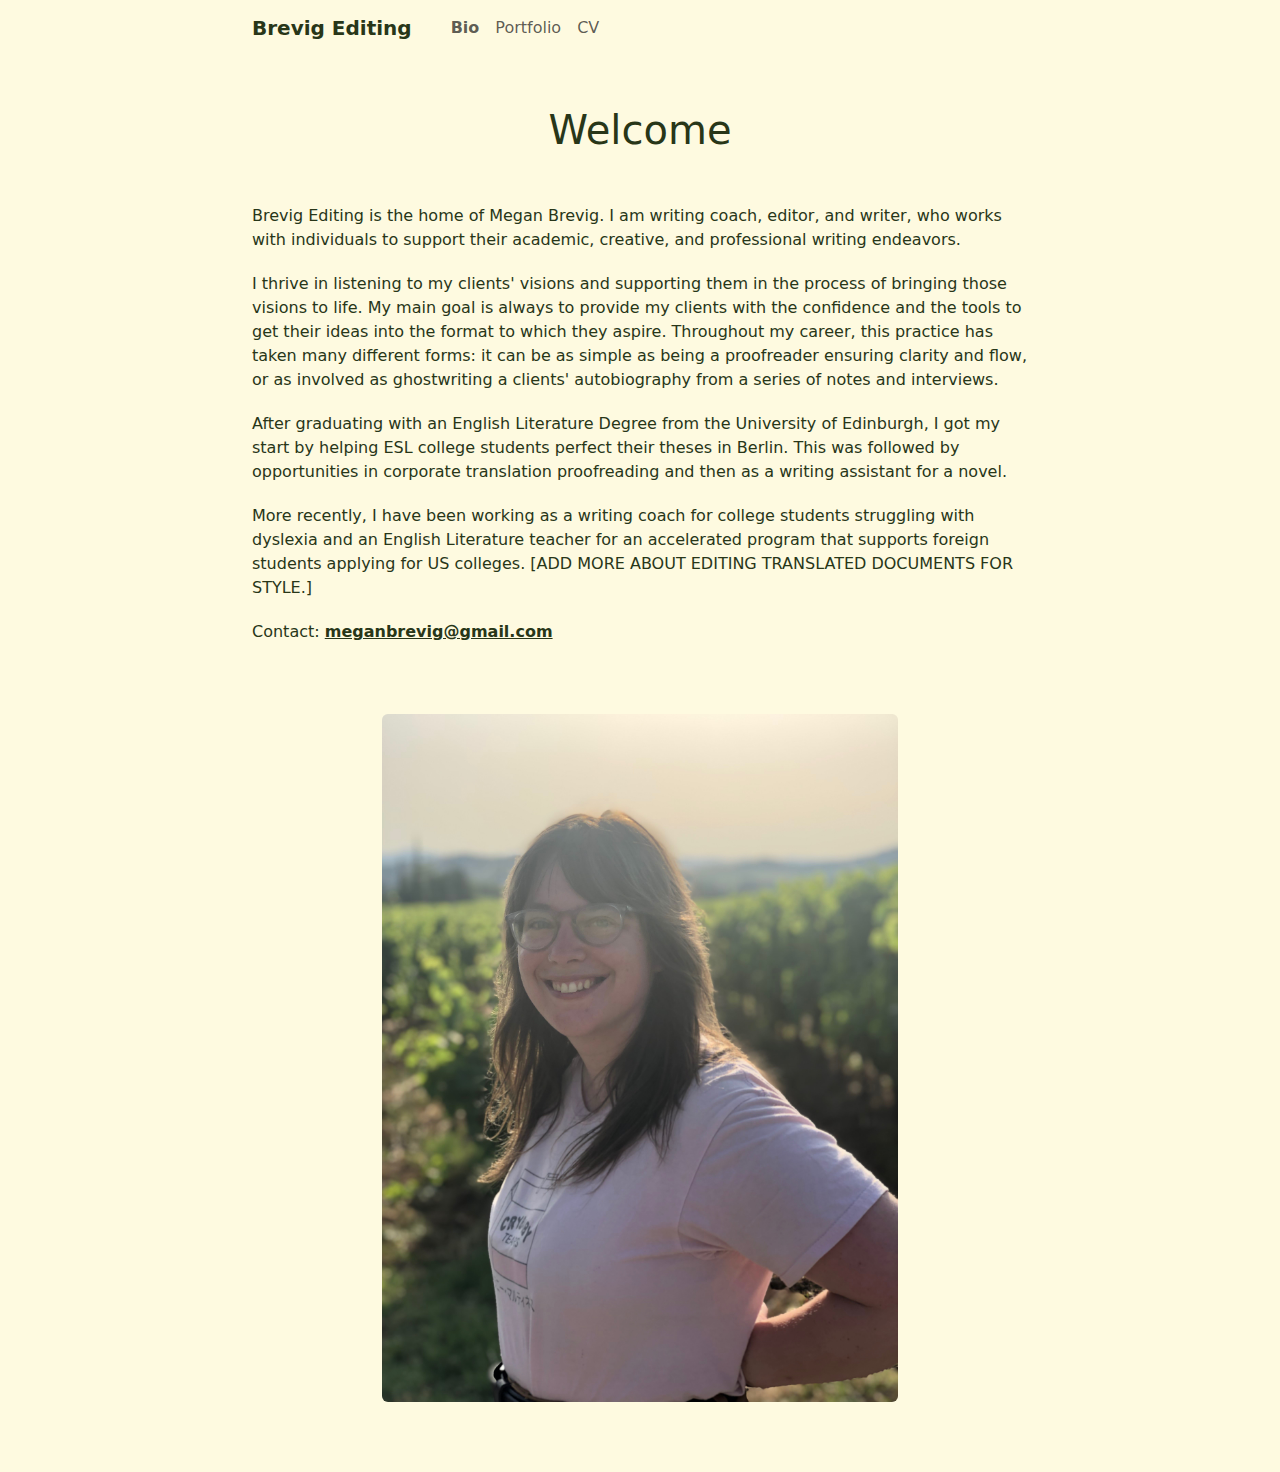
<file: index.html>
<!DOCTYPE html>
<html lang="en">
<head>
    <meta charset="UTF-8">
    <meta name="viewport" content="width=device-width, initial-scale=1.0">
    <script src="https://code.jquery.com/jquery-3.4.1.slim.min.js" integrity="sha384-J6qa4849blE2+poT4WnyKhv5vZF5SrPo0iEjwBvKU7imGFAV0wwj1yYfoRSJoZ+n" crossorigin="anonymous"></script>
    <script src="https://cdn.jsdelivr.net/npm/popper.js@1.16.0/dist/umd/popper.min.js" integrity="sha384-Q6E9RHvbIyZFJoft+2mJbHaEWldlvI9IOYy5n3zV9zzTtmI3UksdQRVvoxMfooAo" crossorigin="anonymous"></script>
    <script src="https://cdn.jsdelivr.net/npm/bootstrap@4.4.1/dist/js/bootstrap.min.js" integrity="sha384-wfSDF2E50Y2D1uUdj0O3uMBJnjuUD4Ih7YwaYd1iqfktj0Uod8GCExl3Og8ifwB6" crossorigin="anonymous"></script>
    <link rel="stylesheet" href="https://cdn.jsdelivr.net/npm/bootstrap@5.3.2/dist/css/bootstrap.min.css">
    <link rel="stylesheet" href="styles.css">
    <title>Megan Brevig</title>
</head>
<body class="container text-primary">
    <nav class="navbar navbar-expand-lg">
        <a class="navbar-brand" href="index.html">Brevig Editing</a>
        <button class="navbar-toggler collapsed" type="button" data-toggle="collapse" data-target="#navbarSupportedContent" aria-controls="navbarSupportedContent" aria-expanded="false" aria-label="Toggle navigation">
          <span class="navbar-toggler-icon"></span>
        </button>
        <div class="collapse navbar-collapse" style="margin-left: 15px" id="navbarSupportedContent">
          <ul class="navbar-nav mr-auto">
            <li class="nav-item active">
              <a class="nav-link" href="index.html"><strong>Bio</strong></a>
            </li>
            <li class="nav-item">
              <a class="nav-link" href="portfolio.html">Portfolio</a>
            </li>
            <li class="nav-item">
                <a class="nav-link" href="cv.html">CV</a>
            </li>
          </ul>
        </div>
      </nav>
    <div class="mx-auto">
        <h1 style="text-align: center; margin-top:50px; margin-bottom:50px">Welcome</h1>
        <p style="margin-top:20px">Brevig Editing is the home of Megan Brevig. I am writing coach, editor, and writer, who works with individuals to support their academic, creative, and professional writing endeavors.</p> 
        <p style="margin-top:20px">I thrive in listening to my clients' visions and supporting them in the process of bringing those visions to life. My main goal is always to provide my clients with the confidence and the tools to get their ideas into the format to which they aspire. Throughout my career, this practice has taken many different forms: it can be as simple as being a proofreader ensuring clarity and flow, or as involved as ghostwriting a clients' autobiography from a series of notes and interviews.</p>
        <p style="margin-top:20px">After graduating with an English Literature Degree from the University of Edinburgh, I got my start by helping ESL college students perfect their theses in Berlin. This was followed by opportunities in corporate translation proofreading and then as a writing assistant for a novel.</p>
        <p style="margin-top:20px">More recently, I have been working as a writing coach for college students struggling with dyslexia and an English Literature teacher for an accelerated program that supports foreign students applying for US colleges. [ADD MORE ABOUT EDITING TRANSLATED DOCUMENTS FOR STYLE.]</p>
        <p style="margin-top:20px">Contact: <a href="mailto:meganbrevig@gmail.com">meganbrevig@gmail.com</a></p>
        <img style="margin-top:70px; margin-bottom:70px" src="assets/headshot.jpg" class="img-fluid mx-auto d-block rounded"  alt="A picture of Megan Brevig">
    </div>
</body>
</html>
</file>
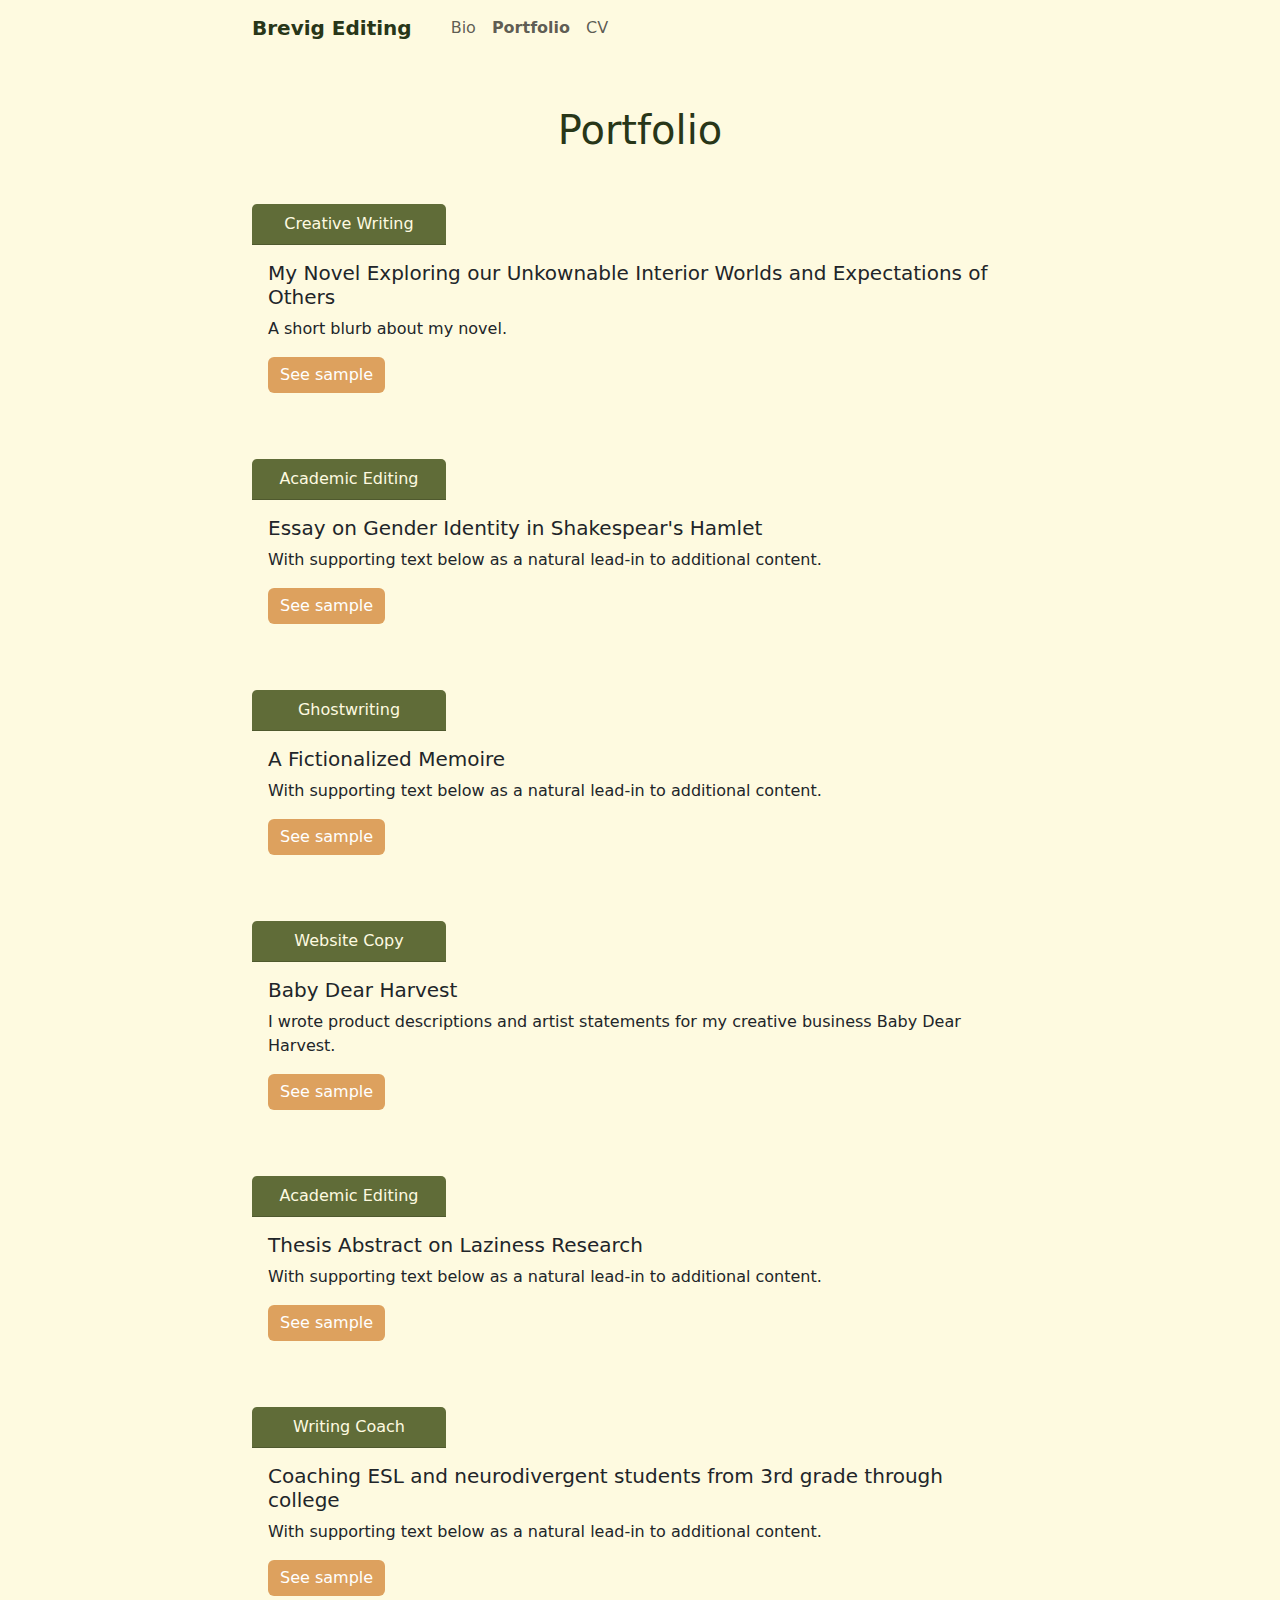
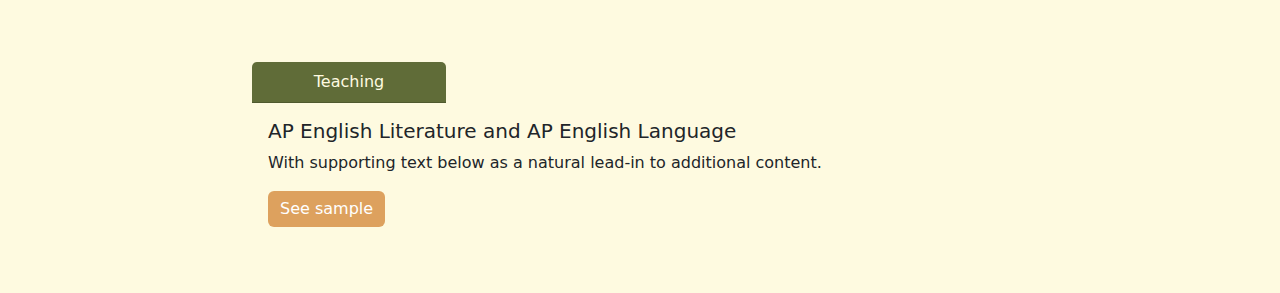
<file: portfolio.html>
<!DOCTYPE html>
<html lang="en">
<head>
    <meta charset="UTF-8">
    <meta name="viewport" content="width=device-width, initial-scale=1.0">
    <script src="https://code.jquery.com/jquery-3.4.1.slim.min.js" integrity="sha384-J6qa4849blE2+poT4WnyKhv5vZF5SrPo0iEjwBvKU7imGFAV0wwj1yYfoRSJoZ+n" crossorigin="anonymous"></script>
    <script src="https://cdn.jsdelivr.net/npm/popper.js@1.16.0/dist/umd/popper.min.js" integrity="sha384-Q6E9RHvbIyZFJoft+2mJbHaEWldlvI9IOYy5n3zV9zzTtmI3UksdQRVvoxMfooAo" crossorigin="anonymous"></script>
    <script src="https://cdn.jsdelivr.net/npm/bootstrap@4.4.1/dist/js/bootstrap.min.js" integrity="sha384-wfSDF2E50Y2D1uUdj0O3uMBJnjuUD4Ih7YwaYd1iqfktj0Uod8GCExl3Og8ifwB6" crossorigin="anonymous"></script>
    <link rel="stylesheet" href="https://cdn.jsdelivr.net/npm/bootstrap@5.3.2/dist/css/bootstrap.min.css">
    <link rel="stylesheet" href="styles.css">
    <title>Megan Brevig</title>
</head>
<body class="container text-primary">
    <nav class="navbar navbar-expand-lg navbar-light">
        <a class="navbar-brand" href="index.html">Brevig Editing</a>
        <button class="navbar-toggler collapsed" type="button" data-toggle="collapse" data-target="#navbarSupportedContent" aria-controls="navbarSupportedContent" aria-expanded="false" aria-label="Toggle navigation">
          <span class="navbar-toggler-icon"></span>
        </button>
        <div class="collapse navbar-collapse" style="margin-left: 15px" id="navbarSupportedContent">
          <ul class="navbar-nav mr-auto">
            <li class="nav-item">
              <a class="nav-link" href="index.html">Bio</a>
            </li>
            <li class="nav-item">
              <a class="nav-link" href="portfolio.html"><strong>Portfolio</strong></a>
            </li>
            <li class="nav-item">
                <a class="nav-link" href="cv.html">CV</a>
            </li>
          </ul>
        </div>
      </nav>
    <h1 style="text-align: center; margin-top:50px; margin-bottom:50px">Portfolio</h1>
   
    <div class="card">
    <div class="card-header">
        Creative Writing
    </div>
    <div class="card-body">
      <h5 class="card-title">My Novel Exploring our Unkownable Interior Worlds and Expectations of Others</h5>
      <p class="card-text">A short blurb about my novel.</p>
      <a href="#" class="btn btn-primary">See sample</a>
    </div>
    </div>

    <div class="card">
      <div class="card-header">
          Academic Editing
      </div>
      <div class="card-body">
        <h5 class="card-title">Essay on Gender Identity in Shakespear's Hamlet</h5>
        <p class="card-text">With supporting text below as a natural lead-in to additional content.</p>
        <a href="#" class="btn btn-primary">See sample</a>
      </div>
    </div>

    <div class="card">
      <div class="card-header">
          Ghostwriting
      </div>
      <div class="card-body">
        <h5 class="card-title">A Fictionalized Memoire</h5>
        <p class="card-text">With supporting text below as a natural lead-in to additional content.</p>
        <a href="#" class="btn btn-primary">See sample</a>
      </div>
    </div>

    <div class="card">
      <div class="card-header">
          Website Copy
      </div>
      <div class="card-body">
        <h5 class="card-title">Baby Dear Harvest</h5>
        <p class="card-text">I wrote product descriptions and artist statements for my creative business Baby Dear Harvest.</p>
        <a href="#" class="btn btn-primary">See sample</a>
      </div>
    </div>

    <div class="card">
      <div class="card-header">
          Academic Editing
      </div>
      <div class="card-body">
        <h5 class="card-title">Thesis Abstract on Laziness Research</h5>
        <p class="card-text">With supporting text below as a natural lead-in to additional content.</p>
        <a href="#" class="btn btn-primary">See sample</a>
      </div>
    </div>

    <div class="card">
      <div class="card-header">
          Writing Coach
      </div>
      <div class="card-body">
        <h5 class="card-title">Coaching ESL and neurodivergent students from 3rd grade through college</h5>
        <p class="card-text">With supporting text below as a natural lead-in to additional content.</p>
        <a href="#" class="btn btn-primary">See sample</a>
      </div>
    </div>

    <div class="card">
      <div class="card-header">
          Teaching
      </div>
      <div class="card-body">
        <h5 class="card-title">AP English Literature and AP English Language</h5>
        <p class="card-text">With supporting text below as a natural lead-in to additional content.</p>
        <a href="#" class="btn btn-primary">See sample</a>
      </div>
    </div>
</body>
</html>
</file>
<file: styles.css>
.navbar-toggler-icon {
	background-image: none !important;
	background-color: var(--bs-gray-800);
	height: 2px;
	width: 25px;
	margin: 10px 0;
	position: relative;
	transition: all 0.35s ease-out;
	transform-origin: center;
}

.navbar-toggler-icon::before {
	display: block;
	background-color: var(--bs-gray-800);
	height: 2px;
	content: "";
	position: relative;
	top: -7px;
}

/* transition: all 0.15s ease-out;
    transform-origin: center;  */

.navbar-toggler-icon::after {
	display: block;
	background-color: var(--bs-gray-800);
	height: 2px;
	content: "";
	position: relative;
	top: 4px;
	transition: all 0.35s ease-out;
	transform-origin: center;
}

.navbar-dark .navbar-toggler-icon,
.navbar-dark .navbar-toggler-icon::before,
.navbar-dark .navbar-toggler-icon::after {
	background-color: var(--bs-gray-100);
}

.navbar-toggler:not(.collapsed) .navbar-toggler-icon {
	transform: rotate(45deg);
}

.navbar-toggler:not(.collapsed) .navbar-toggler-icon::before {
	opacity: 0;
}

.navbar-toggler:not(.collapsed) .navbar-toggler-icon::after {
	transform: rotate(-90deg) translateX(7px);
}

.navbar-toggler,
.navbar-toggler:focus,
.navbar-toggler:active,
.navbar-toggler-icon:focus {
	outline: none;
	border: none;
	box-shadow: none;
}

@media (min-width: 992px) {
	.container {
		width: 800px;
	}
}

@media (min-width: 768px) {
	.img-fluid {
		width: 516px !important;
	}
}

.pdf {
	width: 100%;
	aspect-ratio: 4/3;
}

.card {
	margin-bottom: 50px;
	border: 0;
}

.card-header {
	width: 25%;
	background-color: #606C38; 
	color: #FEFAE0;
	text-align: center;
}

/* .card-body {
	border-top: 10px black !important;
} */

*, .container, .card {
	background-color: #FEFAE0;
}

.text-primary {
	color: #283618 !important;
}

.navbar-brand {
	color: #283618 !important;
}

a {
	color: #283618;
	font-weight: bold;
}

a:visited {
	color: #283618;
}

.btn-primary {
	background-color: #DDA15E;
	border: 0;
}

.btn-primary:hover {
	background-color: #BC6C25;
}
</file>
